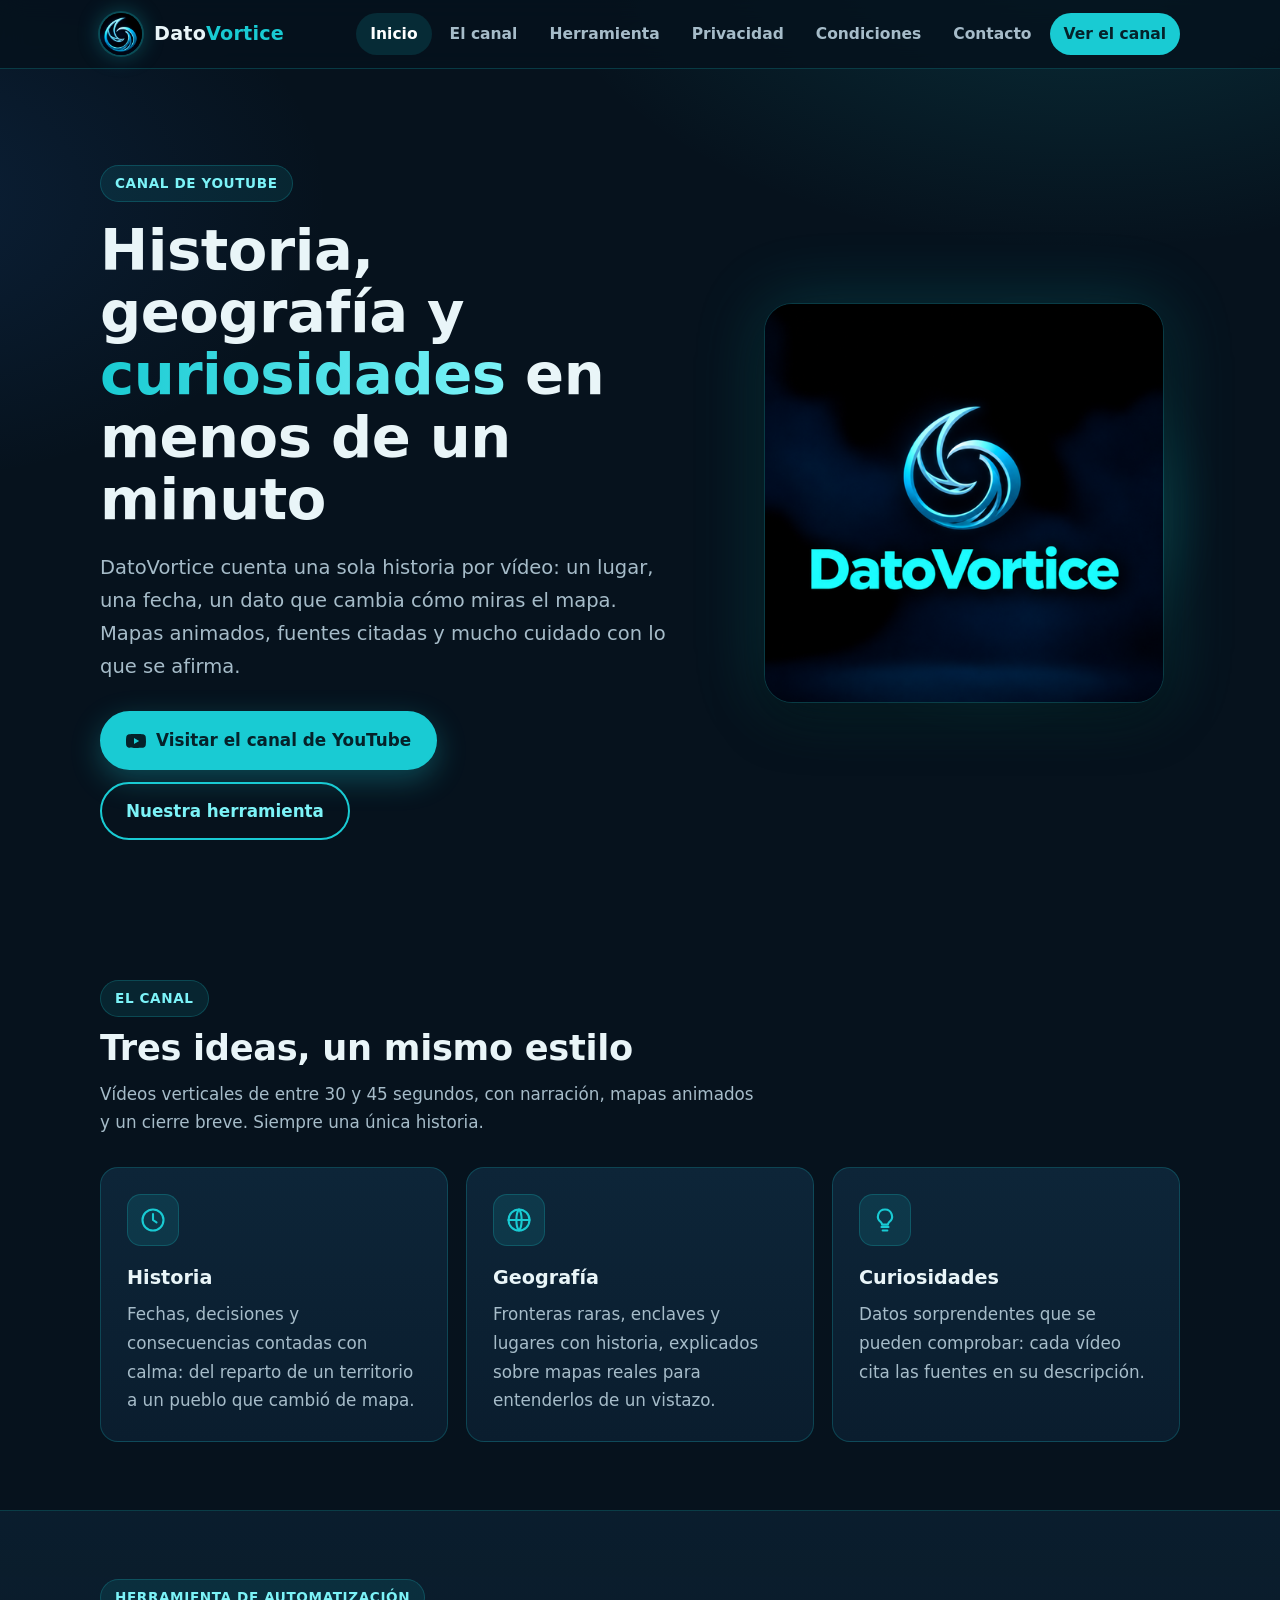
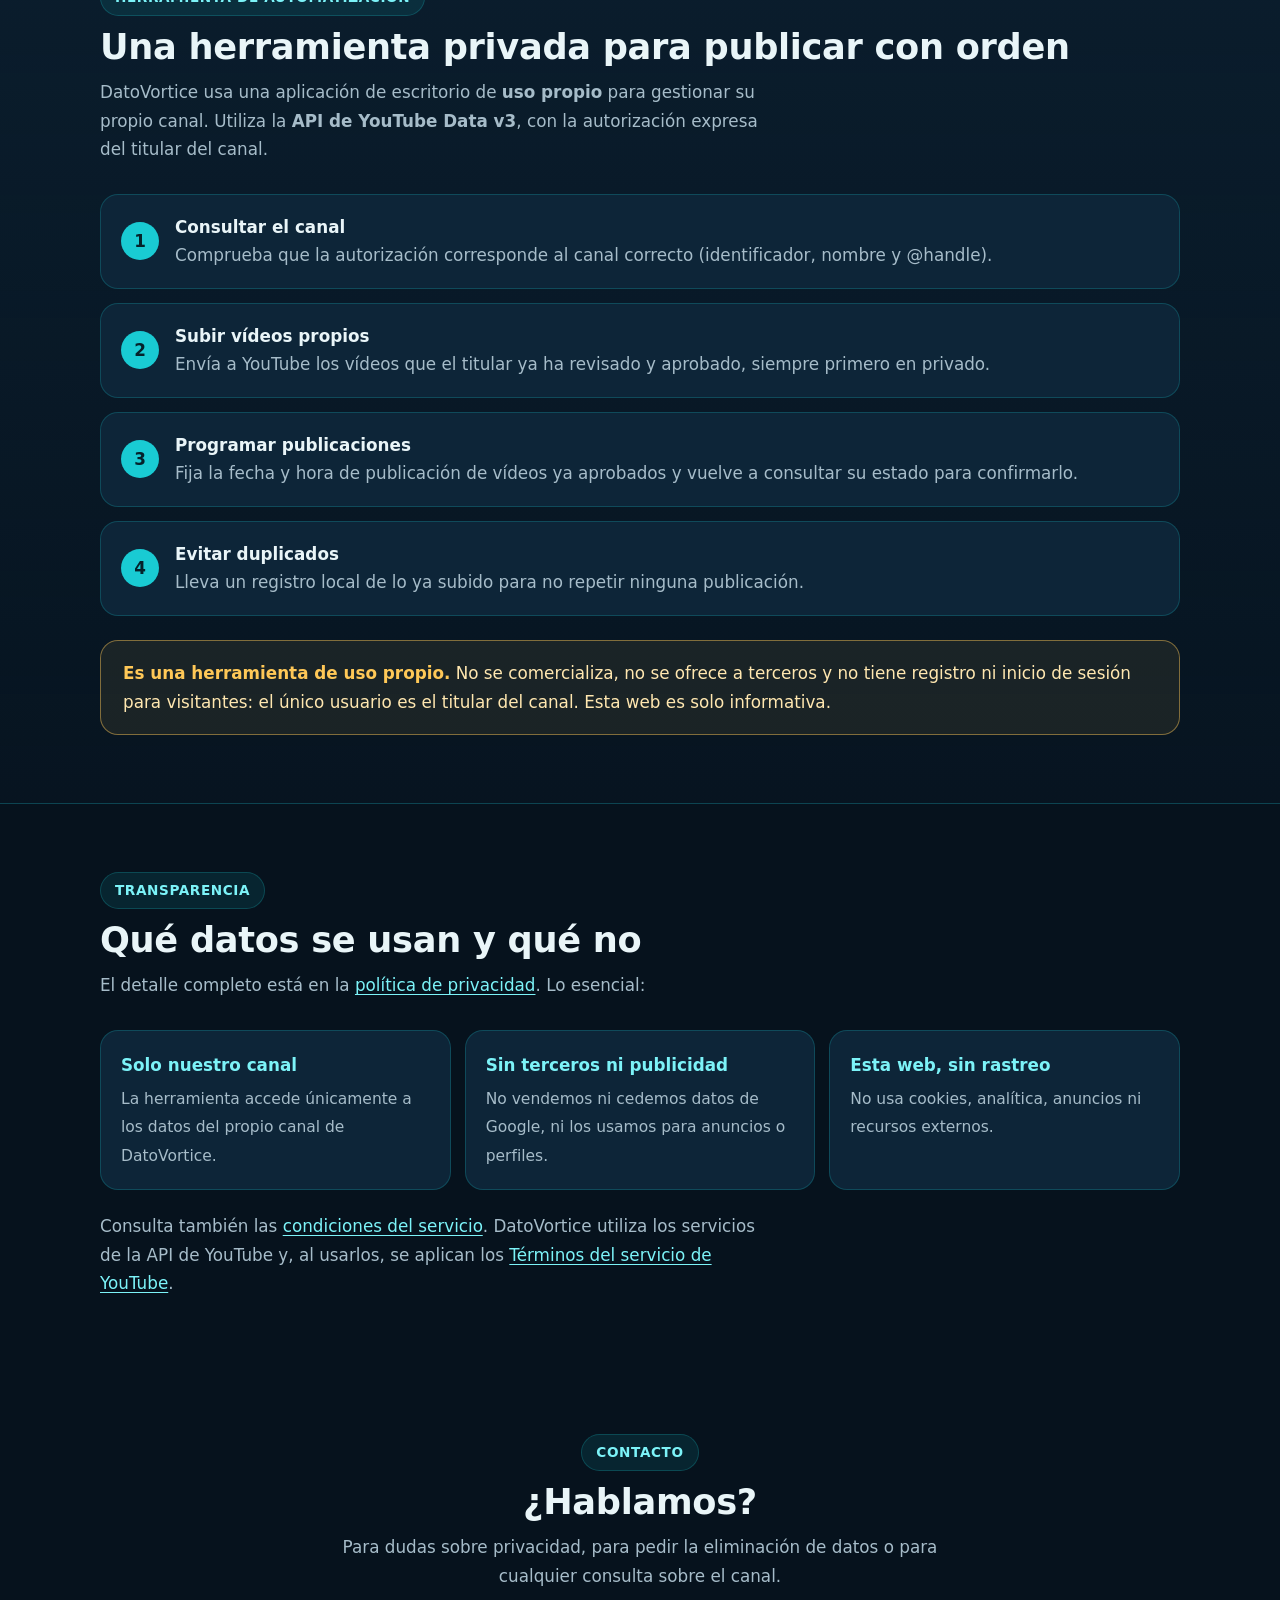
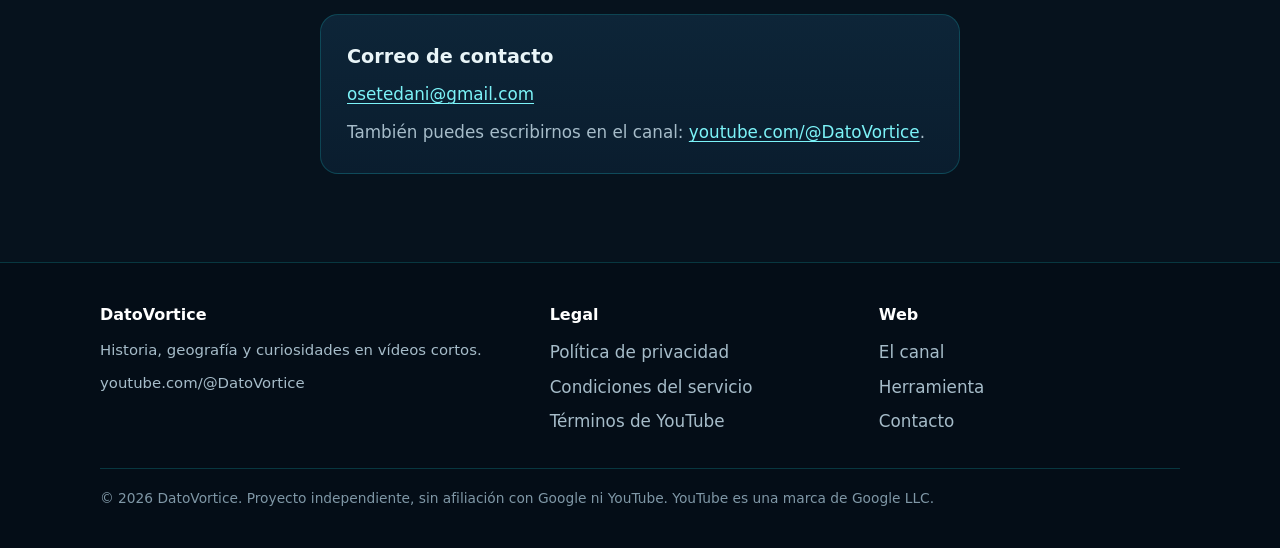
<file: index.html>
<!doctype html>
<html lang="es">
<head>
  <meta charset="utf-8">
  <meta name="viewport" content="width=device-width, initial-scale=1">
  <title>DatoVortice · Historia, geografía y curiosidades</title>
  <meta name="description" content="DatoVortice es un canal de YouTube de historia, geografía y curiosidades en formato corto. Esta web presenta el canal y su herramienta privada de automatización, que usa la API de YouTube Data v3.">
  <meta name="theme-color" content="#06121d">
  <link rel="icon" href="favicon.ico" sizes="64x64">
  <link rel="stylesheet" href="styles.css">
</head>
<body>
  <a class="salto" href="#contenido">Saltar al contenido</a>

  <header class="cabecera">
    <div class="contenedor barra">
      <a class="marca" href="index.html" aria-label="DatoVortice, inicio">
        <img src="assets/emblema.png" width="42" height="42" alt="">
        <span>Dato<b>Vortice</b></span>
      </a>
      <input class="menu-check" type="checkbox" id="menu" aria-label="Abrir o cerrar el menú">
      <label class="menu-boton" for="menu" aria-hidden="true"><span></span></label>
      <ul class="menu">
        <li><a href="index.html" aria-current="page">Inicio</a></li>
        <li><a href="#canal">El canal</a></li>
        <li><a href="#herramienta">Herramienta</a></li>
        <li><a href="privacidad.html">Privacidad</a></li>
        <li><a href="condiciones.html">Condiciones</a></li>
        <li><a href="#contacto">Contacto</a></li>
        <li><a class="destacado" href="https://www.youtube.com/@DatoVortice" rel="noopener">Ver el canal</a></li>
      </ul>
    </div>
  </header>

  <main id="contenido">
    <section class="hero">
      <div class="contenedor hero-rejilla">
        <div>
          <span class="etiqueta aparece">Canal de YouTube</span>
          <h1 class="aparece retraso-1">Historia, geografía y <em>curiosidades</em> en menos de un minuto</h1>
          <p class="entradilla aparece retraso-2">DatoVortice cuenta una sola historia por vídeo: un lugar, una fecha, un dato que cambia cómo miras el mapa. Mapas animados, fuentes citadas y mucho cuidado con lo que se afirma.</p>
          <div class="acciones aparece retraso-3">
            <a class="btn btn-principal" href="https://www.youtube.com/@DatoVortice" rel="noopener">
              <svg viewBox="0 0 24 24" fill="currentColor" aria-hidden="true"><path d="M23.5 6.2a3 3 0 0 0-2.1-2.1C19.5 3.6 12 3.6 12 3.6s-7.5 0-9.4.5A3 3 0 0 0 .5 6.2C0 8.1 0 12 0 12s0 3.9.5 5.8a3 3 0 0 0 2.1 2.1c1.9.5 9.4.5 9.4.5s7.5 0 9.4-.5a3 3 0 0 0 2.1-2.1c.5-1.9.5-5.8.5-5.8s0-3.9-.5-5.8zM9.6 15.6V8.4l6.2 3.6-6.2 3.6z"/></svg>
              Visitar el canal de YouTube
            </a>
            <a class="btn btn-borde" href="#herramienta">Nuestra herramienta</a>
          </div>
        </div>
        <div class="hero-logo aparece retraso-2">
          <img src="assets/logo.png" width="512" height="512" alt="Logotipo de DatoVortice: un remolino turquesa sobre el nombre del canal">
        </div>
      </div>
    </section>

    <section id="canal">
      <div class="contenedor">
        <div class="seccion-titulo">
          <span class="etiqueta">El canal</span>
          <h2>Tres ideas, un mismo estilo</h2>
          <p class="subtitulo">Vídeos verticales de entre 30 y 45 segundos, con narración, mapas animados y un cierre breve. Siempre una única historia.</p>
        </div>
        <div class="rejilla">
          <article class="tarjeta">
            <div class="icono" aria-hidden="true"><svg viewBox="0 0 24 24" fill="none" stroke="currentColor" stroke-width="1.8" stroke-linecap="round" stroke-linejoin="round"><circle cx="12" cy="12" r="9"/><path d="M12 7v5l3 2"/></svg></div>
            <h3>Historia</h3>
            <p>Fechas, decisiones y consecuencias contadas con calma: del reparto de un territorio a un pueblo que cambió de mapa.</p>
          </article>
          <article class="tarjeta">
            <div class="icono" aria-hidden="true"><svg viewBox="0 0 24 24" fill="none" stroke="currentColor" stroke-width="1.8" stroke-linecap="round" stroke-linejoin="round"><circle cx="12" cy="12" r="9"/><path d="M3 12h18M12 3c3 3.2 3 14.8 0 18M12 3c-3 3.2-3 14.8 0 18"/></svg></div>
            <h3>Geografía</h3>
            <p>Fronteras raras, enclaves y lugares con historia, explicados sobre mapas reales para entenderlos de un vistazo.</p>
          </article>
          <article class="tarjeta">
            <div class="icono" aria-hidden="true"><svg viewBox="0 0 24 24" fill="none" stroke="currentColor" stroke-width="1.8" stroke-linecap="round" stroke-linejoin="round"><path d="M9 18h6M10 21h4M12 3a6 6 0 0 0-3.5 10.9c.6.5 1 1.2 1 2.1h5c0-.9.4-1.6 1-2.1A6 6 0 0 0 12 3z"/></svg></div>
            <h3>Curiosidades</h3>
            <p>Datos sorprendentes que se pueden comprobar: cada vídeo cita las fuentes en su descripción.</p>
          </article>
        </div>
      </div>
    </section>

    <section id="herramienta" class="herramienta">
      <div class="contenedor">
        <div class="seccion-titulo">
          <span class="etiqueta">Herramienta de automatización</span>
          <h2>Una herramienta privada para publicar con orden</h2>
          <p class="subtitulo">DatoVortice usa una aplicación de escritorio de <strong>uso propio</strong> para gestionar su propio canal. Utiliza la <strong>API de YouTube Data v3</strong>, con la autorización expresa del titular del canal.</p>
        </div>
        <ol class="pasos">
          <li><strong>Consultar el canal</strong><span>Comprueba que la autorización corresponde al canal correcto (identificador, nombre y @handle).</span></li>
          <li><strong>Subir vídeos propios</strong><span>Envía a YouTube los vídeos que el titular ya ha revisado y aprobado, siempre primero en privado.</span></li>
          <li><strong>Programar publicaciones</strong><span>Fija la fecha y hora de publicación de vídeos ya aprobados y vuelve a consultar su estado para confirmarlo.</span></li>
          <li><strong>Evitar duplicados</strong><span>Lleva un registro local de lo ya subido para no repetir ninguna publicación.</span></li>
        </ol>
        <div class="aviso">
          <strong>Es una herramienta de uso propio.</strong> No se comercializa, no se ofrece a terceros y no tiene registro ni inicio de sesión para visitantes: el único usuario es el titular del canal. Esta web es solo informativa.
        </div>
      </div>
    </section>

    <section id="datos">
      <div class="contenedor">
        <div class="seccion-titulo">
          <span class="etiqueta">Transparencia</span>
          <h2>Qué datos se usan y qué no</h2>
          <p class="subtitulo">El detalle completo está en la <a href="privacidad.html">política de privacidad</a>. Lo esencial:</p>
        </div>
        <div class="datos">
          <div class="dato"><b>Solo nuestro canal</b><span>La herramienta accede únicamente a los datos del propio canal de DatoVortice.</span></div>
          <div class="dato"><b>Sin terceros ni publicidad</b><span>No vendemos ni cedemos datos de Google, ni los usamos para anuncios o perfiles.</span></div>
          <div class="dato"><b>Esta web, sin rastreo</b><span>No usa cookies, analítica, anuncios ni recursos externos.</span></div>
        </div>
        <p class="subtitulo" style="margin-top:22px">Consulta también las <a href="condiciones.html">condiciones del servicio</a>. DatoVortice utiliza los servicios de la API de YouTube y, al usarlos, se aplican los <a href="https://www.youtube.com/t/terms" rel="noopener">Términos del servicio de YouTube</a>.</p>
      </div>
    </section>

    <section id="contacto" class="contacto">
      <div class="contenedor">
        <span class="etiqueta">Contacto</span>
        <h2>¿Hablamos?</h2>
        <p class="subtitulo" style="margin-inline:auto">Para dudas sobre privacidad, para pedir la eliminación de datos o para cualquier consulta sobre el canal.</p>
        <div class="tarjeta">
          <h3>Correo de contacto</h3>
          <p><a href="mailto:osetedani@gmail.com">osetedani@gmail.com</a></p>
          <p style="margin-top:10px">También puedes escribirnos en el canal: <a href="https://www.youtube.com/@DatoVortice" rel="noopener">youtube.com/@DatoVortice</a>.</p>
        </div>
      </div>
    </section>
  </main>

  <footer class="pie">
    <div class="contenedor">
      <div class="pie-rejilla">
        <div>
          <h4>DatoVortice</h4>
          <p>Historia, geografía y curiosidades en vídeos cortos.</p>
          <p><a href="https://www.youtube.com/@DatoVortice" rel="noopener">youtube.com/@DatoVortice</a></p>
        </div>
        <div>
          <h4>Legal</h4>
          <ul>
            <li><a href="privacidad.html">Política de privacidad</a></li>
            <li><a href="condiciones.html">Condiciones del servicio</a></li>
            <li><a href="https://www.youtube.com/t/terms" rel="noopener">Términos de YouTube</a></li>
          </ul>
        </div>
        <div>
          <h4>Web</h4>
          <ul>
            <li><a href="#canal">El canal</a></li>
            <li><a href="#herramienta">Herramienta</a></li>
            <li><a href="#contacto">Contacto</a></li>
          </ul>
        </div>
      </div>
      <p class="legal-pie">© 2026 DatoVortice. Proyecto independiente, sin afiliación con Google ni YouTube. YouTube es una marca de Google LLC.</p>
    </div>
  </footer>
</body>
</html>
</file>
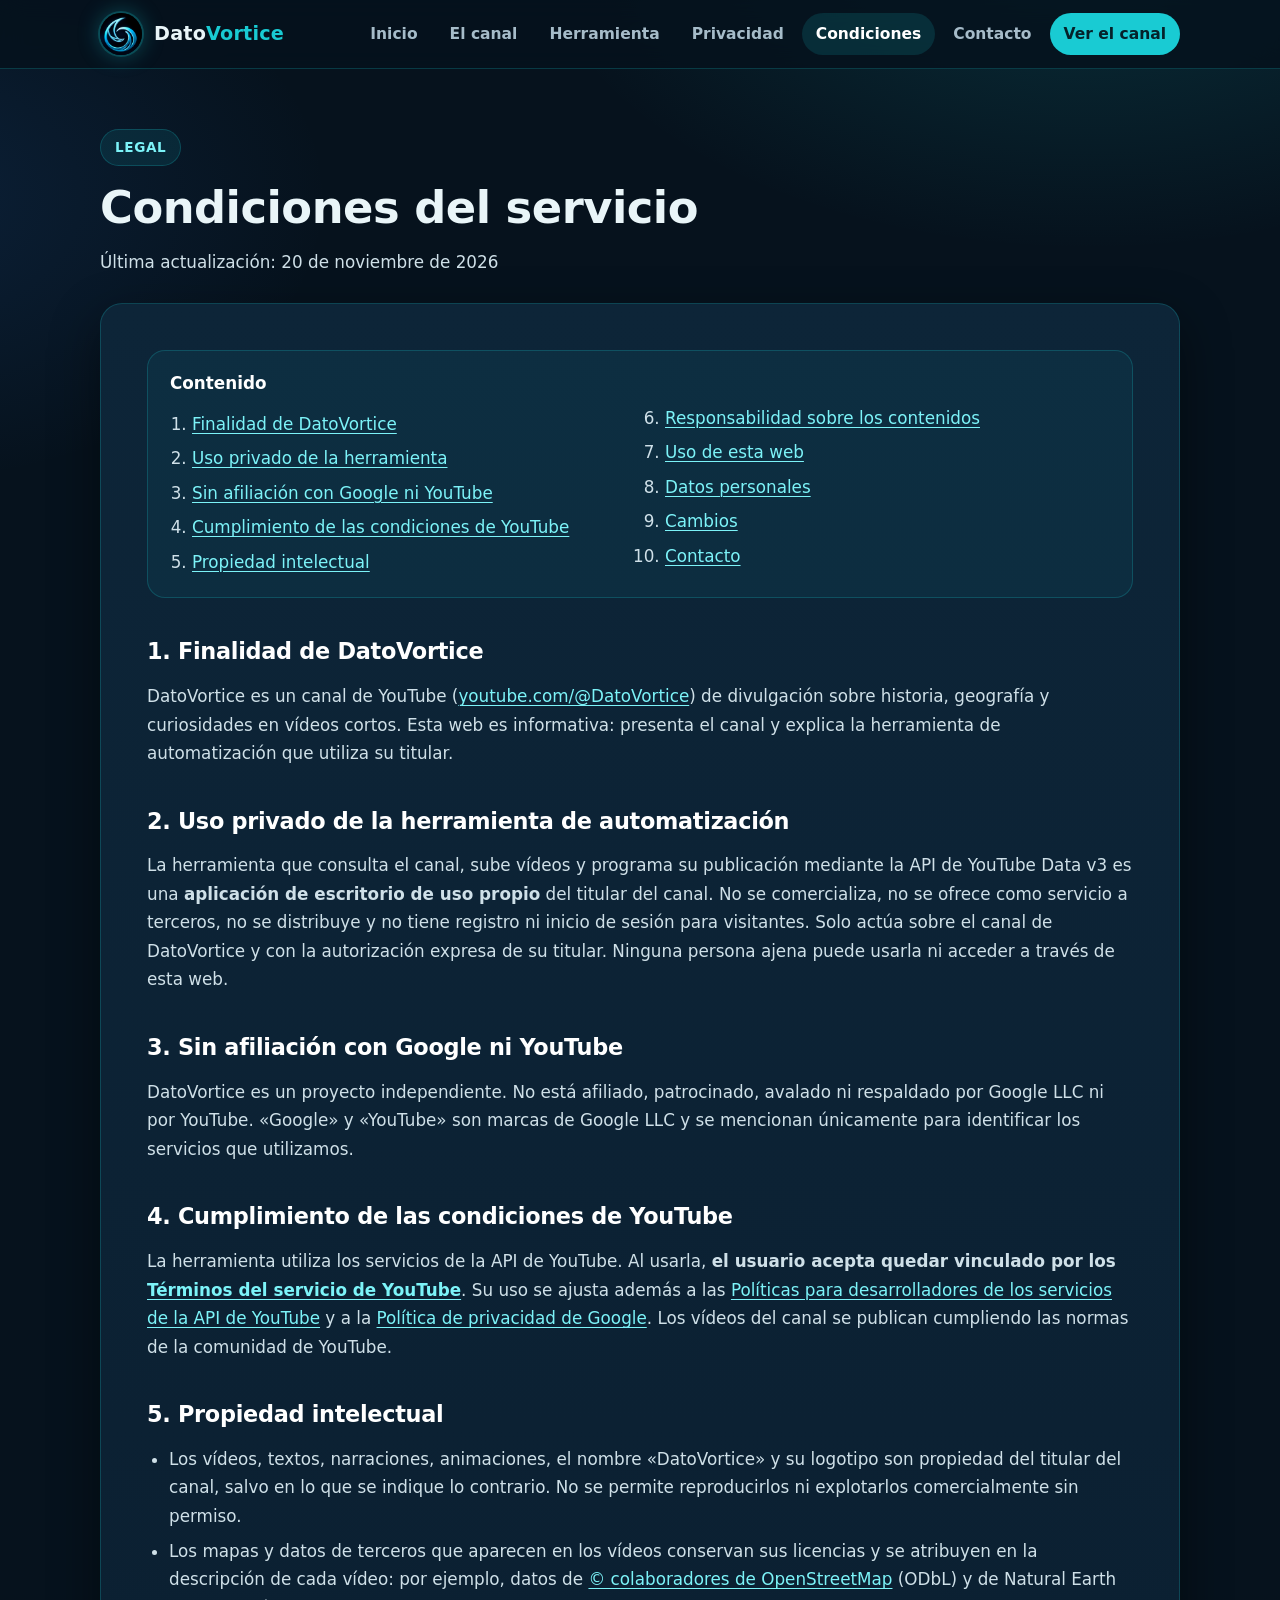
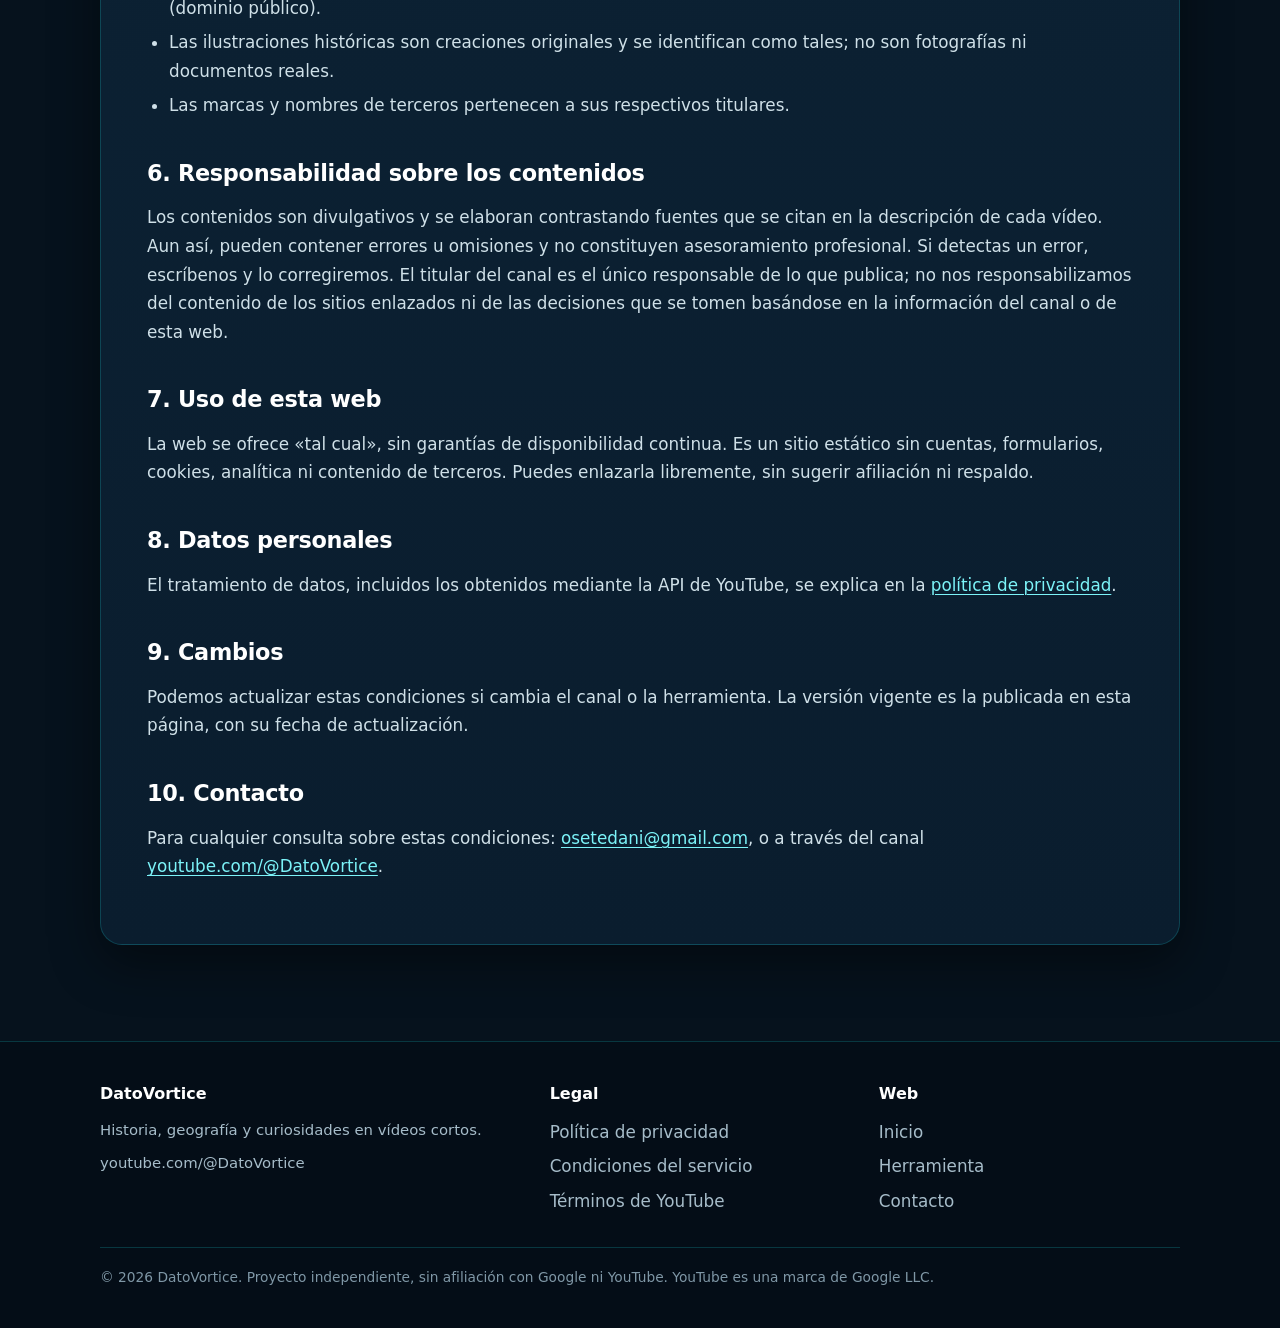
<file: condiciones.html>
<!doctype html>
<html lang="es">
<head>
  <meta charset="utf-8">
  <meta name="viewport" content="width=device-width, initial-scale=1">
  <title>Condiciones del servicio · DatoVortice</title>
  <meta name="description" content="Condiciones del servicio de DatoVortice: finalidad del canal, uso privado de la herramienta de automatización, ausencia de afiliación con Google o YouTube, propiedad intelectual, responsabilidad sobre los contenidos y cumplimiento de las condiciones de YouTube.">
  <meta name="theme-color" content="#06121d">
  <link rel="icon" href="favicon.ico" sizes="64x64">
  <link rel="stylesheet" href="styles.css">
</head>
<body>
  <a class="salto" href="#contenido">Saltar al contenido</a>

  <header class="cabecera">
    <div class="contenedor barra">
      <a class="marca" href="index.html" aria-label="DatoVortice, inicio">
        <img src="assets/emblema.png" width="42" height="42" alt="">
        <span>Dato<b>Vortice</b></span>
      </a>
      <input class="menu-check" type="checkbox" id="menu" aria-label="Abrir o cerrar el menú">
      <label class="menu-boton" for="menu" aria-hidden="true"><span></span></label>
      <ul class="menu">
        <li><a href="index.html">Inicio</a></li>
        <li><a href="index.html#canal">El canal</a></li>
        <li><a href="index.html#herramienta">Herramienta</a></li>
        <li><a href="privacidad.html">Privacidad</a></li>
        <li><a href="condiciones.html" aria-current="page">Condiciones</a></li>
        <li><a href="index.html#contacto">Contacto</a></li>
        <li><a class="destacado" href="https://www.youtube.com/@DatoVortice" rel="noopener">Ver el canal</a></li>
      </ul>
    </div>
  </header>

  <main id="contenido" class="legal">
    <div class="contenedor">
      <div class="legal-cabecera aparece">
        <span class="etiqueta">Legal</span>
        <h1 style="font-size:clamp(1.9rem,4.4vw,2.8rem)">Condiciones del servicio</h1>
        <p>Última actualización: 20 de noviembre de 2026</p>
      </div>

      <div class="legal-caja aparece retraso-1">
        <nav class="indice" aria-label="Índice">
          <p>Contenido</p>
          <ol>
            <li><a href="#finalidad">Finalidad de DatoVortice</a></li>
            <li><a href="#privado">Uso privado de la herramienta</a></li>
            <li><a href="#afiliacion">Sin afiliación con Google ni YouTube</a></li>
            <li><a href="#youtube">Cumplimiento de las condiciones de YouTube</a></li>
            <li><a href="#propiedad">Propiedad intelectual</a></li>
            <li><a href="#responsabilidad">Responsabilidad sobre los contenidos</a></li>
            <li><a href="#web">Uso de esta web</a></li>
            <li><a href="#datos">Datos personales</a></li>
            <li><a href="#cambios">Cambios</a></li>
            <li><a href="#contacto">Contacto</a></li>
          </ol>
        </nav>

        <h2 id="finalidad">1. Finalidad de DatoVortice</h2>
        <p>DatoVortice es un canal de YouTube (<a href="https://www.youtube.com/@DatoVortice" rel="noopener">youtube.com/@DatoVortice</a>) de divulgación sobre historia, geografía y curiosidades en vídeos cortos. Esta web es informativa: presenta el canal y explica la herramienta de automatización que utiliza su titular.</p>

        <h2 id="privado">2. Uso privado de la herramienta de automatización</h2>
        <p>La herramienta que consulta el canal, sube vídeos y programa su publicación mediante la API de YouTube Data v3 es una <strong>aplicación de escritorio de uso propio</strong> del titular del canal. No se comercializa, no se ofrece como servicio a terceros, no se distribuye y no tiene registro ni inicio de sesión para visitantes. Solo actúa sobre el canal de DatoVortice y con la autorización expresa de su titular. Ninguna persona ajena puede usarla ni acceder a través de esta web.</p>

        <h2 id="afiliacion">3. Sin afiliación con Google ni YouTube</h2>
        <p>DatoVortice es un proyecto independiente. No está afiliado, patrocinado, avalado ni respaldado por Google LLC ni por YouTube. «Google» y «YouTube» son marcas de Google LLC y se mencionan únicamente para identificar los servicios que utilizamos.</p>

        <h2 id="youtube">4. Cumplimiento de las condiciones de YouTube</h2>
        <p>La herramienta utiliza los servicios de la API de YouTube. Al usarla, <strong>el usuario acepta quedar vinculado por los <a href="https://www.youtube.com/t/terms" rel="noopener">Términos del servicio de YouTube</a></strong>. Su uso se ajusta además a las <a href="https://developers.google.com/youtube/terms/developer-policies" rel="noopener">Políticas para desarrolladores de los servicios de la API de YouTube</a> y a la <a href="https://policies.google.com/privacy" rel="noopener">Política de privacidad de Google</a>. Los vídeos del canal se publican cumpliendo las normas de la comunidad de YouTube.</p>

        <h2 id="propiedad">5. Propiedad intelectual</h2>
        <ul>
          <li>Los vídeos, textos, narraciones, animaciones, el nombre «DatoVortice» y su logotipo son propiedad del titular del canal, salvo en lo que se indique lo contrario. No se permite reproducirlos ni explotarlos comercialmente sin permiso.</li>
          <li>Los mapas y datos de terceros que aparecen en los vídeos conservan sus licencias y se atribuyen en la descripción de cada vídeo: por ejemplo, datos de <a href="https://www.openstreetmap.org/copyright" rel="noopener">© colaboradores de OpenStreetMap</a> (ODbL) y de Natural Earth (dominio público).</li>
          <li>Las ilustraciones históricas son creaciones originales y se identifican como tales; no son fotografías ni documentos reales.</li>
          <li>Las marcas y nombres de terceros pertenecen a sus respectivos titulares.</li>
        </ul>

        <h2 id="responsabilidad">6. Responsabilidad sobre los contenidos</h2>
        <p>Los contenidos son divulgativos y se elaboran contrastando fuentes que se citan en la descripción de cada vídeo. Aun así, pueden contener errores u omisiones y no constituyen asesoramiento profesional. Si detectas un error, escríbenos y lo corregiremos. El titular del canal es el único responsable de lo que publica; no nos responsabilizamos del contenido de los sitios enlazados ni de las decisiones que se tomen basándose en la información del canal o de esta web.</p>

        <h2 id="web">7. Uso de esta web</h2>
        <p>La web se ofrece «tal cual», sin garantías de disponibilidad continua. Es un sitio estático sin cuentas, formularios, cookies, analítica ni contenido de terceros. Puedes enlazarla libremente, sin sugerir afiliación ni respaldo.</p>

        <h2 id="datos">8. Datos personales</h2>
        <p>El tratamiento de datos, incluidos los obtenidos mediante la API de YouTube, se explica en la <a href="privacidad.html">política de privacidad</a>.</p>

        <h2 id="cambios">9. Cambios</h2>
        <p>Podemos actualizar estas condiciones si cambia el canal o la herramienta. La versión vigente es la publicada en esta página, con su fecha de actualización.</p>

        <h2 id="contacto">10. Contacto</h2>
        <p>Para cualquier consulta sobre estas condiciones: <a href="mailto:osetedani@gmail.com">osetedani@gmail.com</a>, o a través del canal <a href="https://www.youtube.com/@DatoVortice" rel="noopener">youtube.com/@DatoVortice</a>.</p>
      </div>
    </div>
  </main>

  <footer class="pie">
    <div class="contenedor">
      <div class="pie-rejilla">
        <div>
          <h4>DatoVortice</h4>
          <p>Historia, geografía y curiosidades en vídeos cortos.</p>
          <p><a href="https://www.youtube.com/@DatoVortice" rel="noopener">youtube.com/@DatoVortice</a></p>
        </div>
        <div>
          <h4>Legal</h4>
          <ul>
            <li><a href="privacidad.html">Política de privacidad</a></li>
            <li><a href="condiciones.html">Condiciones del servicio</a></li>
            <li><a href="https://www.youtube.com/t/terms" rel="noopener">Términos de YouTube</a></li>
          </ul>
        </div>
        <div>
          <h4>Web</h4>
          <ul>
            <li><a href="index.html">Inicio</a></li>
            <li><a href="index.html#herramienta">Herramienta</a></li>
            <li><a href="index.html#contacto">Contacto</a></li>
          </ul>
        </div>
      </div>
      <p class="legal-pie">© 2026 DatoVortice. Proyecto independiente, sin afiliación con Google ni YouTube. YouTube es una marca de Google LLC.</p>
    </div>
  </footer>
</body>
</html>
</file>
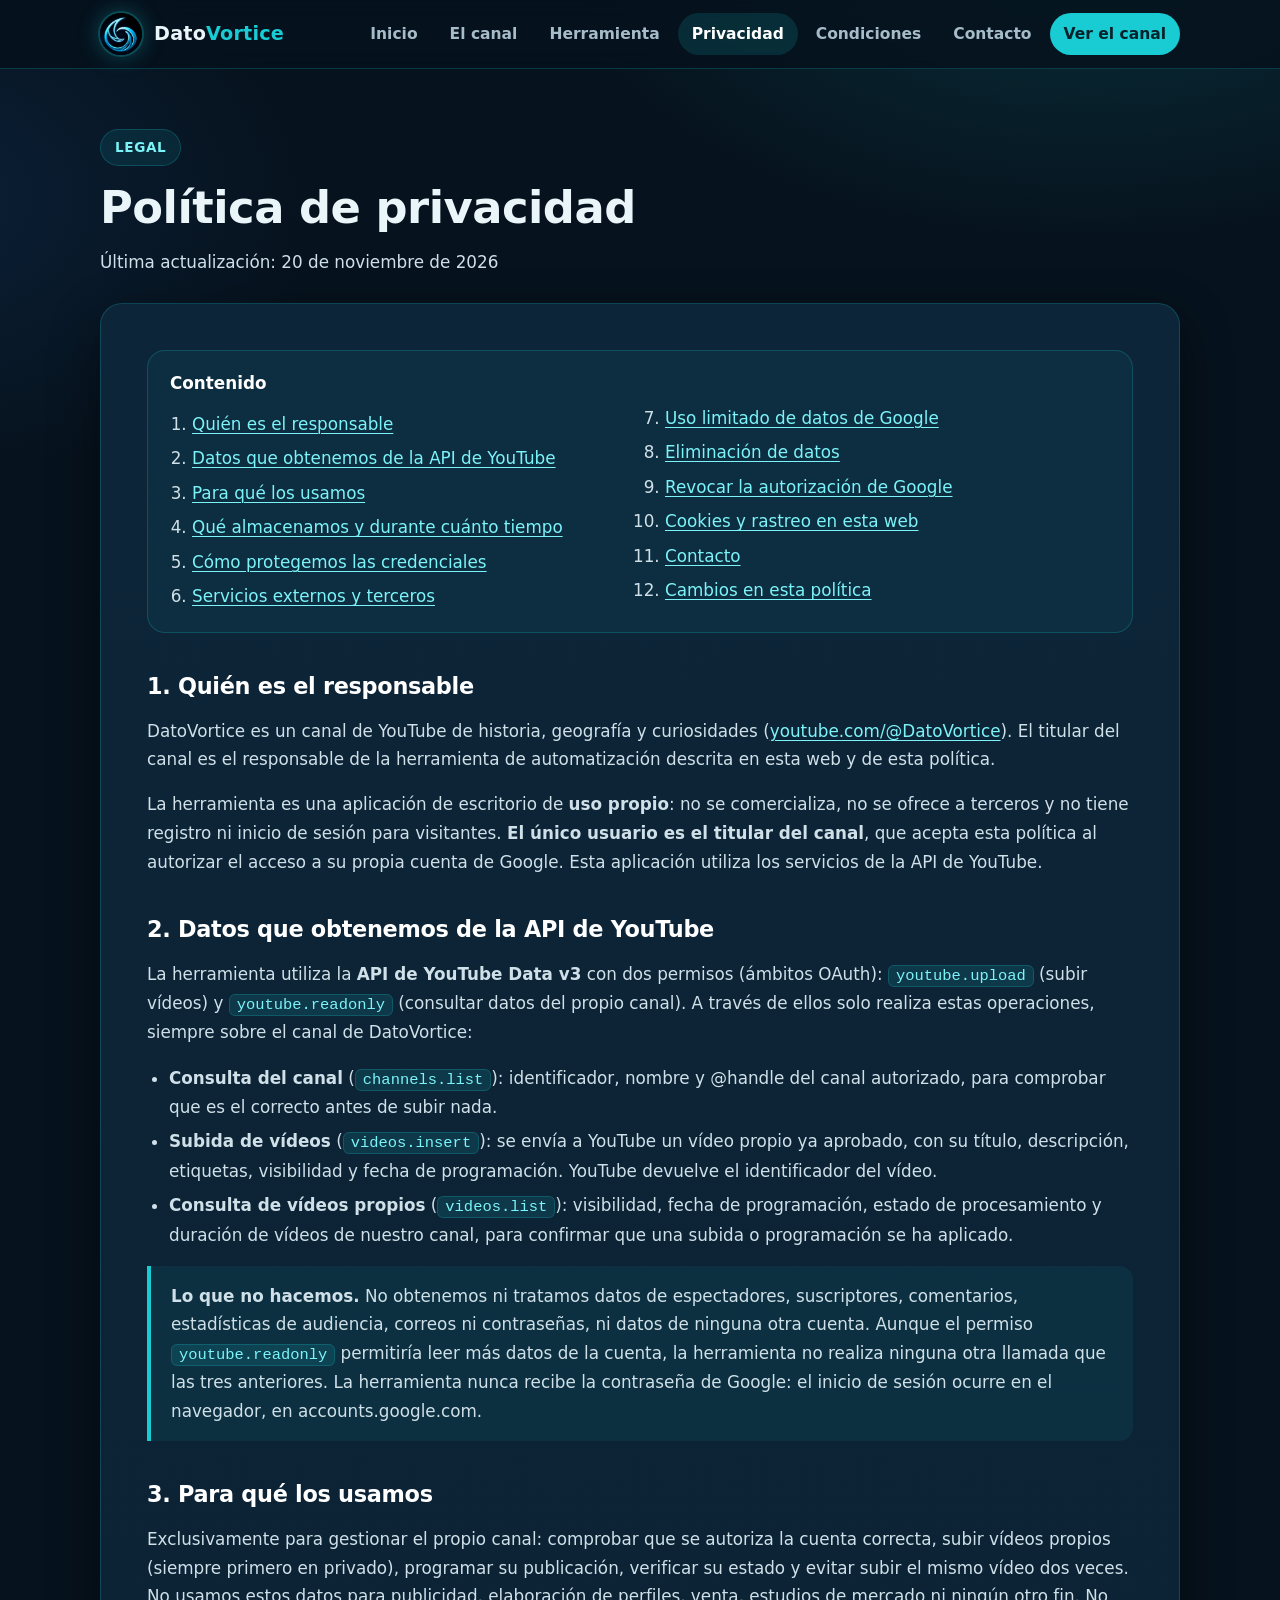
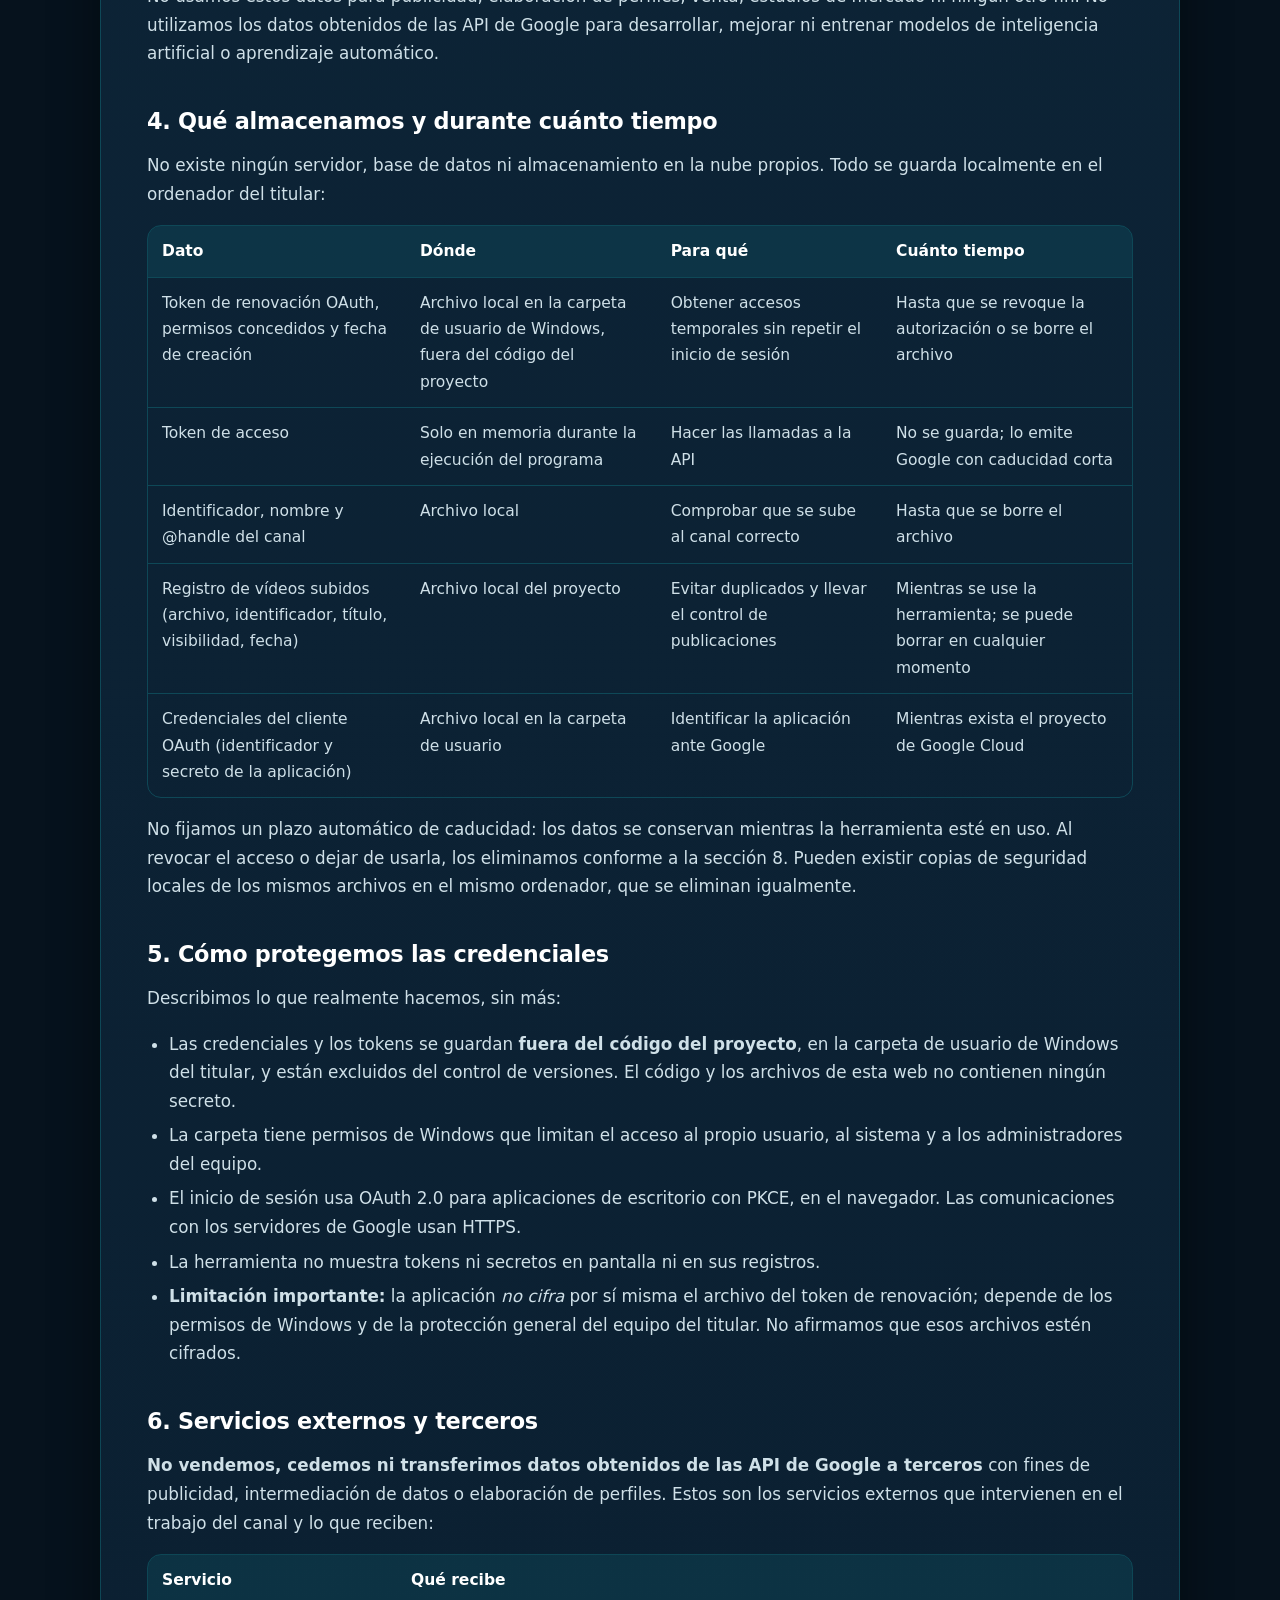
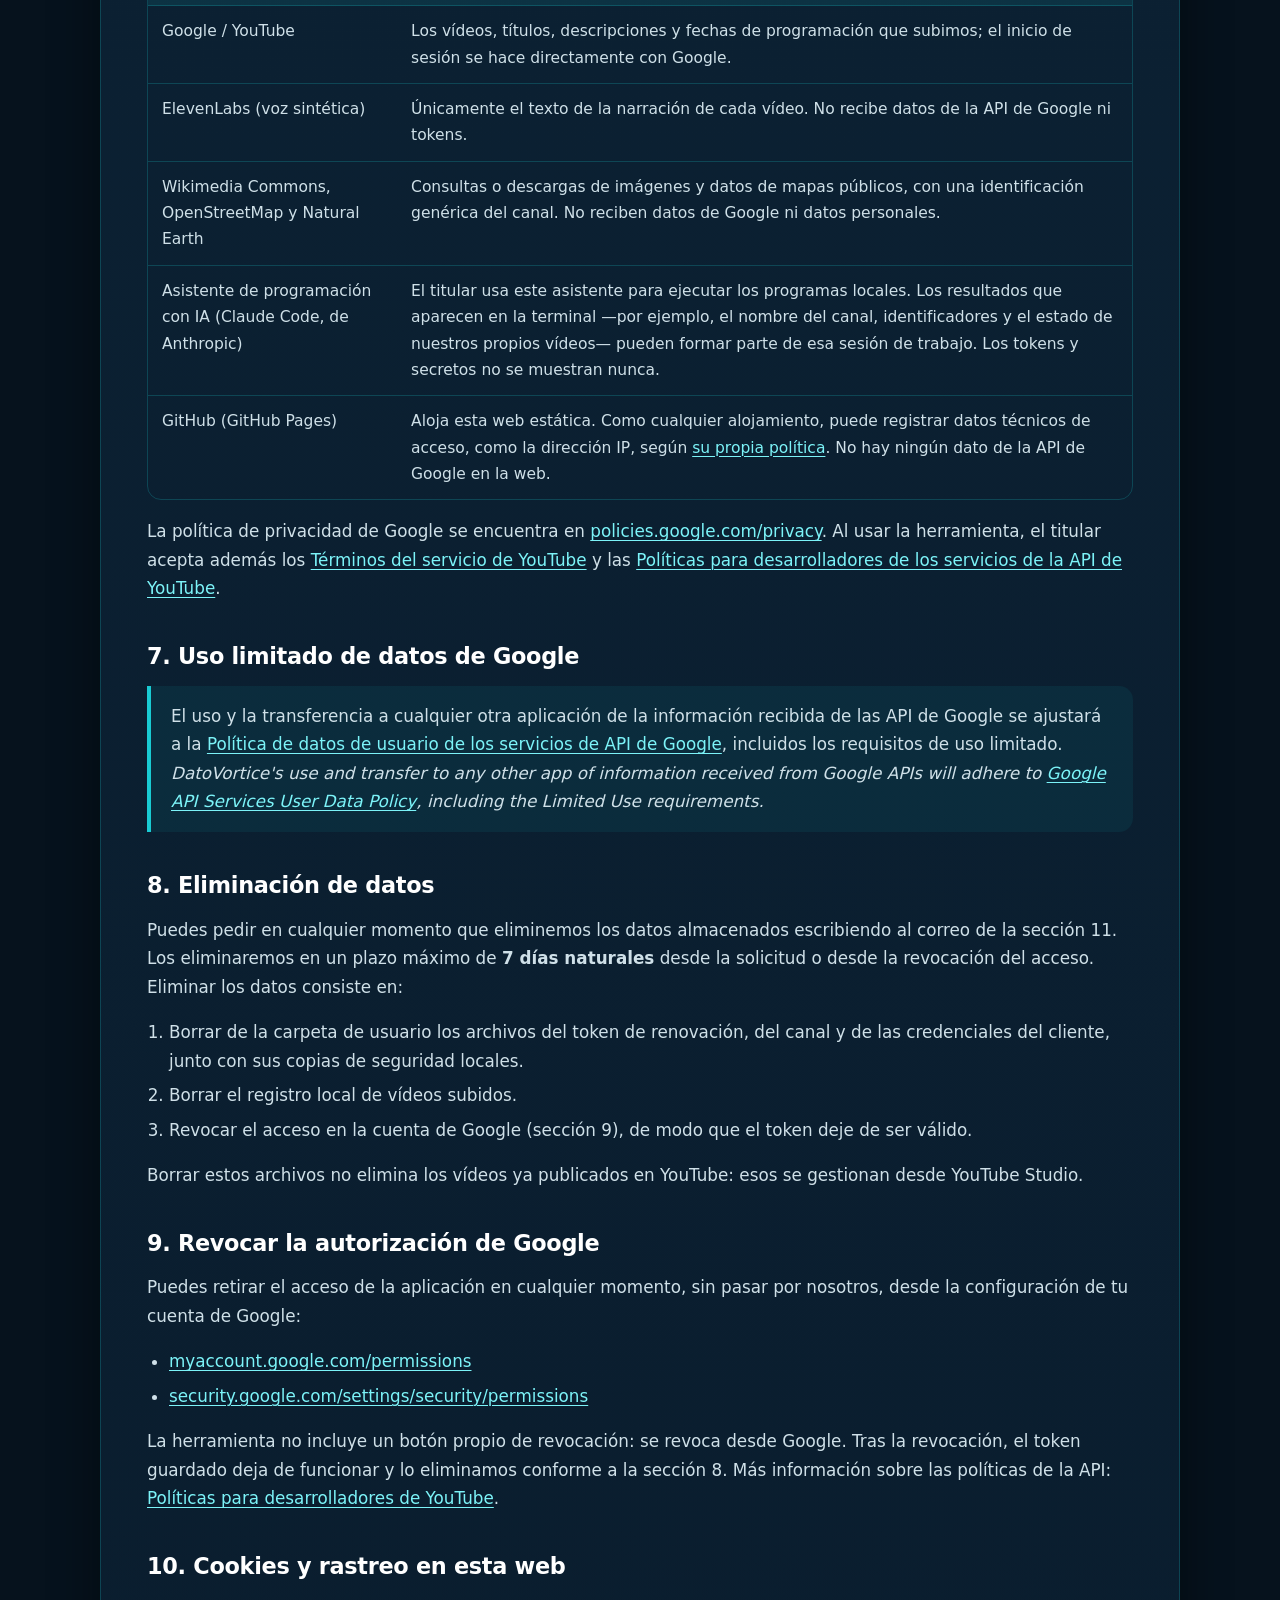
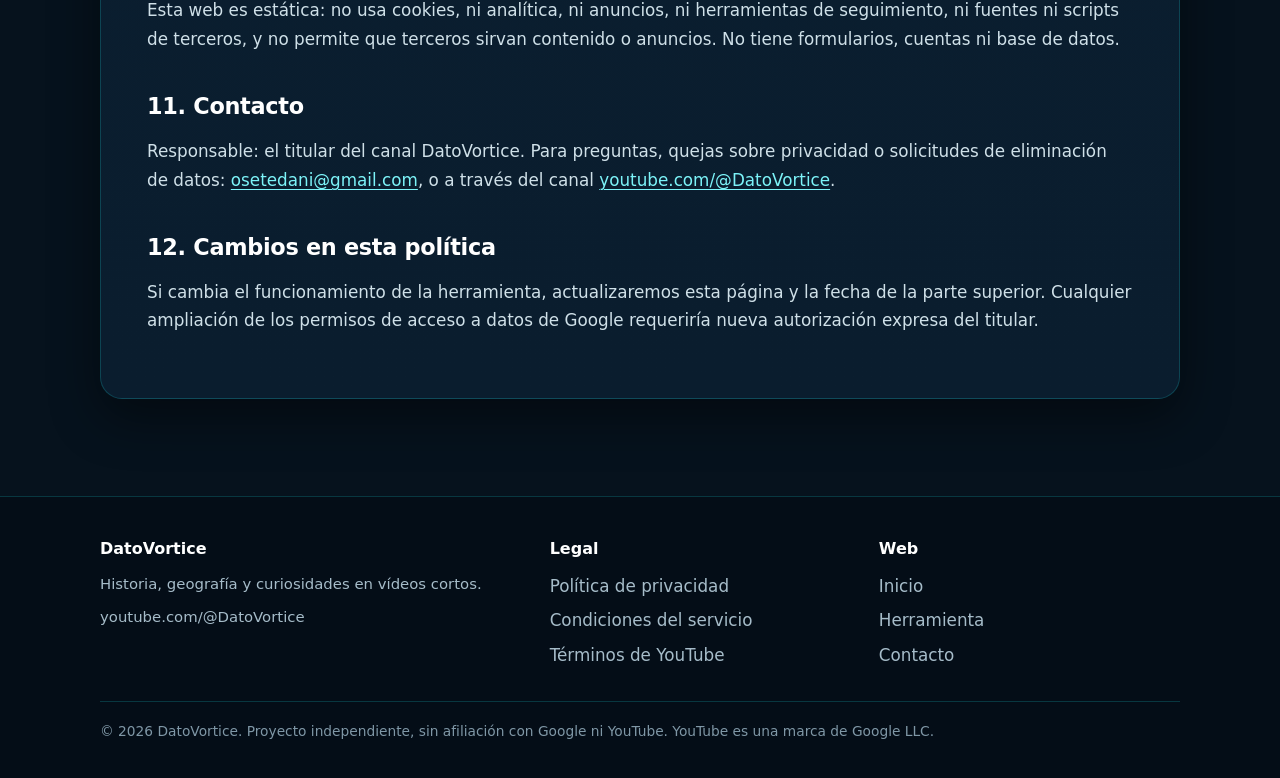
<file: privacidad.html>
<!doctype html>
<html lang="es">
<head>
  <meta charset="utf-8">
  <meta name="viewport" content="width=device-width, initial-scale=1">
  <title>Política de privacidad · DatoVortice</title>
  <meta name="description" content="Política de privacidad de DatoVortice: qué datos obtiene la herramienta privada de automatización mediante la API de YouTube Data v3, para qué se usan, cuánto tiempo se conservan, cómo se protegen y cómo eliminarlos o revocar el acceso.">
  <meta name="theme-color" content="#06121d">
  <link rel="icon" href="favicon.ico" sizes="64x64">
  <link rel="stylesheet" href="styles.css">
</head>
<body>
  <a class="salto" href="#contenido">Saltar al contenido</a>

  <header class="cabecera">
    <div class="contenedor barra">
      <a class="marca" href="index.html" aria-label="DatoVortice, inicio">
        <img src="assets/emblema.png" width="42" height="42" alt="">
        <span>Dato<b>Vortice</b></span>
      </a>
      <input class="menu-check" type="checkbox" id="menu" aria-label="Abrir o cerrar el menú">
      <label class="menu-boton" for="menu" aria-hidden="true"><span></span></label>
      <ul class="menu">
        <li><a href="index.html">Inicio</a></li>
        <li><a href="index.html#canal">El canal</a></li>
        <li><a href="index.html#herramienta">Herramienta</a></li>
        <li><a href="privacidad.html" aria-current="page">Privacidad</a></li>
        <li><a href="condiciones.html">Condiciones</a></li>
        <li><a href="index.html#contacto">Contacto</a></li>
        <li><a class="destacado" href="https://www.youtube.com/@DatoVortice" rel="noopener">Ver el canal</a></li>
      </ul>
    </div>
  </header>

  <main id="contenido" class="legal">
    <div class="contenedor">
      <div class="legal-cabecera aparece">
        <span class="etiqueta">Legal</span>
        <h1 style="font-size:clamp(1.9rem,4.4vw,2.8rem)">Política de privacidad</h1>
        <p>Última actualización: 20 de noviembre de 2026</p>
      </div>

      <div class="legal-caja aparece retraso-1">
        <nav class="indice" aria-label="Índice">
          <p>Contenido</p>
          <ol>
            <li><a href="#quien">Quién es el responsable</a></li>
            <li><a href="#datos">Datos que obtenemos de la API de YouTube</a></li>
            <li><a href="#uso">Para qué los usamos</a></li>
            <li><a href="#almacenamiento">Qué almacenamos y durante cuánto tiempo</a></li>
            <li><a href="#seguridad">Cómo protegemos las credenciales</a></li>
            <li><a href="#terceros">Servicios externos y terceros</a></li>
            <li><a href="#limitado">Uso limitado de datos de Google</a></li>
            <li><a href="#eliminar">Eliminación de datos</a></li>
            <li><a href="#revocar">Revocar la autorización de Google</a></li>
            <li><a href="#cookies">Cookies y rastreo en esta web</a></li>
            <li><a href="#contacto">Contacto</a></li>
            <li><a href="#cambios">Cambios en esta política</a></li>
          </ol>
        </nav>

        <h2 id="quien">1. Quién es el responsable</h2>
        <p>DatoVortice es un canal de YouTube de historia, geografía y curiosidades (<a href="https://www.youtube.com/@DatoVortice" rel="noopener">youtube.com/@DatoVortice</a>). El titular del canal es el responsable de la herramienta de automatización descrita en esta web y de esta política.</p>
        <p>La herramienta es una aplicación de escritorio de <strong>uso propio</strong>: no se comercializa, no se ofrece a terceros y no tiene registro ni inicio de sesión para visitantes. <strong>El único usuario es el titular del canal</strong>, que acepta esta política al autorizar el acceso a su propia cuenta de Google. Esta aplicación utiliza los servicios de la API de YouTube.</p>

        <h2 id="datos">2. Datos que obtenemos de la API de YouTube</h2>
        <p>La herramienta utiliza la <strong>API de YouTube Data v3</strong> con dos permisos (ámbitos OAuth): <code>youtube.upload</code> (subir vídeos) y <code>youtube.readonly</code> (consultar datos del propio canal). A través de ellos solo realiza estas operaciones, siempre sobre el canal de DatoVortice:</p>
        <ul>
          <li><strong>Consulta del canal</strong> (<code>channels.list</code>): identificador, nombre y @handle del canal autorizado, para comprobar que es el correcto antes de subir nada.</li>
          <li><strong>Subida de vídeos</strong> (<code>videos.insert</code>): se envía a YouTube un vídeo propio ya aprobado, con su título, descripción, etiquetas, visibilidad y fecha de programación. YouTube devuelve el identificador del vídeo.</li>
          <li><strong>Consulta de vídeos propios</strong> (<code>videos.list</code>): visibilidad, fecha de programación, estado de procesamiento y duración de vídeos de nuestro canal, para confirmar que una subida o programación se ha aplicado.</li>
        </ul>
        <div class="nota"><p><strong>Lo que no hacemos.</strong> No obtenemos ni tratamos datos de espectadores, suscriptores, comentarios, estadísticas de audiencia, correos ni contraseñas, ni datos de ninguna otra cuenta. Aunque el permiso <code>youtube.readonly</code> permitiría leer más datos de la cuenta, la herramienta no realiza ninguna otra llamada que las tres anteriores. La herramienta nunca recibe la contraseña de Google: el inicio de sesión ocurre en el navegador, en accounts.google.com.</p></div>

        <h2 id="uso">3. Para qué los usamos</h2>
        <p>Exclusivamente para gestionar el propio canal: comprobar que se autoriza la cuenta correcta, subir vídeos propios (siempre primero en privado), programar su publicación, verificar su estado y evitar subir el mismo vídeo dos veces. No usamos estos datos para publicidad, elaboración de perfiles, venta, estudios de mercado ni ningún otro fin. No utilizamos los datos obtenidos de las API de Google para desarrollar, mejorar ni entrenar modelos de inteligencia artificial o aprendizaje automático.</p>

        <h2 id="almacenamiento">4. Qué almacenamos y durante cuánto tiempo</h2>
        <p>No existe ningún servidor, base de datos ni almacenamiento en la nube propios. Todo se guarda localmente en el ordenador del titular:</p>
        <div class="tabla-envoltura">
          <table>
            <thead><tr><th>Dato</th><th>Dónde</th><th>Para qué</th><th>Cuánto tiempo</th></tr></thead>
            <tbody>
              <tr><td>Token de renovación OAuth, permisos concedidos y fecha de creación</td><td>Archivo local en la carpeta de usuario de Windows, fuera del código del proyecto</td><td>Obtener accesos temporales sin repetir el inicio de sesión</td><td>Hasta que se revoque la autorización o se borre el archivo</td></tr>
              <tr><td>Token de acceso</td><td>Solo en memoria durante la ejecución del programa</td><td>Hacer las llamadas a la API</td><td>No se guarda; lo emite Google con caducidad corta</td></tr>
              <tr><td>Identificador, nombre y @handle del canal</td><td>Archivo local</td><td>Comprobar que se sube al canal correcto</td><td>Hasta que se borre el archivo</td></tr>
              <tr><td>Registro de vídeos subidos (archivo, identificador, título, visibilidad, fecha)</td><td>Archivo local del proyecto</td><td>Evitar duplicados y llevar el control de publicaciones</td><td>Mientras se use la herramienta; se puede borrar en cualquier momento</td></tr>
              <tr><td>Credenciales del cliente OAuth (identificador y secreto de la aplicación)</td><td>Archivo local en la carpeta de usuario</td><td>Identificar la aplicación ante Google</td><td>Mientras exista el proyecto de Google Cloud</td></tr>
            </tbody>
          </table>
        </div>
        <p>No fijamos un plazo automático de caducidad: los datos se conservan mientras la herramienta esté en uso. Al revocar el acceso o dejar de usarla, los eliminamos conforme a la sección 8. Pueden existir copias de seguridad locales de los mismos archivos en el mismo ordenador, que se eliminan igualmente.</p>

        <h2 id="seguridad">5. Cómo protegemos las credenciales</h2>
        <p>Describimos lo que realmente hacemos, sin más:</p>
        <ul>
          <li>Las credenciales y los tokens se guardan <strong>fuera del código del proyecto</strong>, en la carpeta de usuario de Windows del titular, y están excluidos del control de versiones. El código y los archivos de esta web no contienen ningún secreto.</li>
          <li>La carpeta tiene permisos de Windows que limitan el acceso al propio usuario, al sistema y a los administradores del equipo.</li>
          <li>El inicio de sesión usa OAuth 2.0 para aplicaciones de escritorio con PKCE, en el navegador. Las comunicaciones con los servidores de Google usan HTTPS.</li>
          <li>La herramienta no muestra tokens ni secretos en pantalla ni en sus registros.</li>
          <li><strong>Limitación importante:</strong> la aplicación <em>no cifra</em> por sí misma el archivo del token de renovación; depende de los permisos de Windows y de la protección general del equipo del titular. No afirmamos que esos archivos estén cifrados.</li>
        </ul>

        <h2 id="terceros">6. Servicios externos y terceros</h2>
        <p><strong>No vendemos, cedemos ni transferimos datos obtenidos de las API de Google a terceros</strong> con fines de publicidad, intermediación de datos o elaboración de perfiles. Estos son los servicios externos que intervienen en el trabajo del canal y lo que reciben:</p>
        <div class="tabla-envoltura">
          <table>
            <thead><tr><th>Servicio</th><th>Qué recibe</th></tr></thead>
            <tbody>
              <tr><td>Google / YouTube</td><td>Los vídeos, títulos, descripciones y fechas de programación que subimos; el inicio de sesión se hace directamente con Google.</td></tr>
              <tr><td>ElevenLabs (voz sintética)</td><td>Únicamente el texto de la narración de cada vídeo. No recibe datos de la API de Google ni tokens.</td></tr>
              <tr><td>Wikimedia Commons, OpenStreetMap y Natural Earth</td><td>Consultas o descargas de imágenes y datos de mapas públicos, con una identificación genérica del canal. No reciben datos de Google ni datos personales.</td></tr>
              <tr><td>Asistente de programación con IA (Claude Code, de Anthropic)</td><td>El titular usa este asistente para ejecutar los programas locales. Los resultados que aparecen en la terminal —por ejemplo, el nombre del canal, identificadores y el estado de nuestros propios vídeos— pueden formar parte de esa sesión de trabajo. Los tokens y secretos no se muestran nunca.</td></tr>
              <tr><td>GitHub (GitHub Pages)</td><td>Aloja esta web estática. Como cualquier alojamiento, puede registrar datos técnicos de acceso, como la dirección IP, según <a href="https://docs.github.com/site-policy/privacy-policies/github-general-privacy-statement" rel="noopener">su propia política</a>. No hay ningún dato de la API de Google en la web.</td></tr>
            </tbody>
          </table>
        </div>
        <p>La política de privacidad de Google se encuentra en <a href="https://policies.google.com/privacy" rel="noopener">policies.google.com/privacy</a>. Al usar la herramienta, el titular acepta además los <a href="https://www.youtube.com/t/terms" rel="noopener">Términos del servicio de YouTube</a> y las <a href="https://developers.google.com/youtube/terms/developer-policies" rel="noopener">Políticas para desarrolladores de los servicios de la API de YouTube</a>.</p>

        <h2 id="limitado">7. Uso limitado de datos de Google</h2>
        <div class="nota"><p>El uso y la transferencia a cualquier otra aplicación de la información recibida de las API de Google se ajustará a la <a href="https://developers.google.com/terms/api-services-user-data-policy" rel="noopener">Política de datos de usuario de los servicios de API de Google</a>, incluidos los requisitos de uso limitado.<br><em>DatoVortice's use and transfer to any other app of information received from Google APIs will adhere to <a href="https://developers.google.com/terms/api-services-user-data-policy" rel="noopener">Google API Services User Data Policy</a>, including the Limited Use requirements.</em></p></div>

        <h2 id="eliminar">8. Eliminación de datos</h2>
        <p>Puedes pedir en cualquier momento que eliminemos los datos almacenados escribiendo al correo de la sección 11. Los eliminaremos en un plazo máximo de <strong>7 días naturales</strong> desde la solicitud o desde la revocación del acceso. Eliminar los datos consiste en:</p>
        <ol>
          <li>Borrar de la carpeta de usuario los archivos del token de renovación, del canal y de las credenciales del cliente, junto con sus copias de seguridad locales.</li>
          <li>Borrar el registro local de vídeos subidos.</li>
          <li>Revocar el acceso en la cuenta de Google (sección 9), de modo que el token deje de ser válido.</li>
        </ol>
        <p>Borrar estos archivos no elimina los vídeos ya publicados en YouTube: esos se gestionan desde YouTube Studio.</p>

        <h2 id="revocar">9. Revocar la autorización de Google</h2>
        <p>Puedes retirar el acceso de la aplicación en cualquier momento, sin pasar por nosotros, desde la configuración de tu cuenta de Google:</p>
        <ul>
          <li><a href="https://myaccount.google.com/permissions" rel="noopener">myaccount.google.com/permissions</a></li>
          <li><a href="https://security.google.com/settings/security/permissions" rel="noopener">security.google.com/settings/security/permissions</a></li>
        </ul>
        <p>La herramienta no incluye un botón propio de revocación: se revoca desde Google. Tras la revocación, el token guardado deja de funcionar y lo eliminamos conforme a la sección 8. Más información sobre las políticas de la API: <a href="https://developers.google.com/youtube/terms/developer-policies" rel="noopener">Políticas para desarrolladores de YouTube</a>.</p>

        <h2 id="cookies">10. Cookies y rastreo en esta web</h2>
        <p>Esta web es estática: no usa cookies, ni analítica, ni anuncios, ni herramientas de seguimiento, ni fuentes ni scripts de terceros, y no permite que terceros sirvan contenido o anuncios. No tiene formularios, cuentas ni base de datos.</p>

        <h2 id="contacto">11. Contacto</h2>
        <p>Responsable: el titular del canal DatoVortice. Para preguntas, quejas sobre privacidad o solicitudes de eliminación de datos: <a href="mailto:osetedani@gmail.com">osetedani@gmail.com</a>, o a través del canal <a href="https://www.youtube.com/@DatoVortice" rel="noopener">youtube.com/@DatoVortice</a>.</p>

        <h2 id="cambios">12. Cambios en esta política</h2>
        <p>Si cambia el funcionamiento de la herramienta, actualizaremos esta página y la fecha de la parte superior. Cualquier ampliación de los permisos de acceso a datos de Google requeriría nueva autorización expresa del titular.</p>
      </div>
    </div>
  </main>

  <footer class="pie">
    <div class="contenedor">
      <div class="pie-rejilla">
        <div>
          <h4>DatoVortice</h4>
          <p>Historia, geografía y curiosidades en vídeos cortos.</p>
          <p><a href="https://www.youtube.com/@DatoVortice" rel="noopener">youtube.com/@DatoVortice</a></p>
        </div>
        <div>
          <h4>Legal</h4>
          <ul>
            <li><a href="privacidad.html">Política de privacidad</a></li>
            <li><a href="condiciones.html">Condiciones del servicio</a></li>
            <li><a href="https://www.youtube.com/t/terms" rel="noopener">Términos de YouTube</a></li>
          </ul>
        </div>
        <div>
          <h4>Web</h4>
          <ul>
            <li><a href="index.html">Inicio</a></li>
            <li><a href="index.html#herramienta">Herramienta</a></li>
            <li><a href="index.html#contacto">Contacto</a></li>
          </ul>
        </div>
      </div>
      <p class="legal-pie">© 2026 DatoVortice. Proyecto independiente, sin afiliación con Google ni YouTube. YouTube es una marca de Google LLC.</p>
    </div>
  </footer>
</body>
</html>
</file>
<file: styles.css>
/* DatoVortice — sitio informativo. Sin JavaScript, sin fuentes ni recursos externos, sin cookies. */
:root {
  --fondo: #06121d;
  --fondo-2: #0a1d2e;
  --panel: #0d2538;
  --panel-2: #123149;
  --linea: rgba(25, 203, 211, 0.22);
  --turq: #19cbd3;
  --turq-2: #7cf3f8;
  --oro: #ffc857;
  --texto: #e9f5f8;
  --suave: #a6bcc9;
  --radio: 18px;
  --ancho: 1080px;
  --sombra: 0 18px 50px rgba(0, 0, 0, 0.45);
  --fuente: "Segoe UI", system-ui, -apple-system, "Helvetica Neue", Arial, sans-serif;
}

*,
*::before,
*::after { box-sizing: border-box; }
html { scroll-behavior: smooth; scroll-padding-top: 84px; -webkit-text-size-adjust: 100%; }
body {
  margin: 0;
  font-family: var(--fuente);
  font-size: 1.05rem;
  line-height: 1.7;
  color: var(--texto);
  background:
    radial-gradient(900px 520px at 85% -8%, rgba(25, 203, 211, 0.16), transparent 62%),
    radial-gradient(760px 480px at -10% 22%, rgba(40, 110, 200, 0.16), transparent 60%),
    var(--fondo);
  background-attachment: fixed;
  min-height: 100vh;
}
img { max-width: 100%; height: auto; display: block; }
a { color: var(--turq-2); text-underline-offset: 3px; text-decoration-thickness: 1px; }
a:hover { color: #fff; }
a:focus-visible, .btn:focus-visible, .menu-boton:focus-visible { outline: 3px solid var(--oro); outline-offset: 3px; border-radius: 8px; }
.salto { position: absolute; left: -999px; top: 8px; background: var(--oro); color: #111; padding: 8px 14px; border-radius: 8px; z-index: 100; }
.salto:focus { left: 8px; }

.contenedor { width: min(var(--ancho), 100% - 40px); margin-inline: auto; }

/* ---------- Cabecera y menú ---------- */
.cabecera {
  position: sticky; top: 0; z-index: 50;
  background: rgba(6, 18, 29, 0.82);
  backdrop-filter: blur(12px);
  -webkit-backdrop-filter: blur(12px);
  border-bottom: 1px solid var(--linea);
}
.barra { display: flex; align-items: center; justify-content: space-between; min-height: 68px; gap: 16px; }
.marca { display: flex; align-items: center; gap: 12px; color: var(--texto); text-decoration: none; font-weight: 800; font-size: 1.2rem; letter-spacing: 0.2px; }
.marca img { width: 42px; height: 42px; border-radius: 50%; box-shadow: 0 0 0 2px var(--linea), 0 0 22px rgba(25, 203, 211, 0.35); }
.marca span b { color: var(--turq); font-weight: 800; }
.menu-check { position: absolute; opacity: 0; pointer-events: none; }
.menu-boton { display: none; cursor: pointer; padding: 10px; border-radius: 10px; border: 1px solid var(--linea); background: var(--panel); }
.menu-boton span, .menu-boton span::before, .menu-boton span::after { display: block; width: 22px; height: 2px; background: var(--texto); border-radius: 2px; position: relative; transition: transform 0.25s, opacity 0.25s; content: ""; }
.menu-boton span::before { position: absolute; top: -7px; }
.menu-boton span::after { position: absolute; top: 7px; }
.menu { display: flex; align-items: center; gap: 4px; list-style: none; margin: 0; padding: 0; }
.menu a { display: block; padding: 8px 14px; border-radius: 999px; color: var(--suave); text-decoration: none; font-weight: 600; font-size: 0.97rem; transition: background 0.2s, color 0.2s; }
.menu a:hover, .menu a[aria-current="page"] { color: #fff; background: rgba(25, 203, 211, 0.14); }
.menu a.destacado { background: var(--turq); color: #05222a; }
.menu a.destacado:hover { background: var(--turq-2); color: #05222a; }

@media (max-width: 820px) {
  .menu-boton { display: block; }
  .menu {
    position: absolute; left: 0; right: 0; top: 100%;
    flex-direction: column; align-items: stretch; gap: 2px;
    background: rgba(6, 18, 29, 0.97); border-bottom: 1px solid var(--linea);
    padding: 10px 20px 16px; display: none;
  }
  .menu a { padding: 12px 14px; border-radius: 12px; }
  .menu-check:checked ~ .menu { display: flex; animation: baja 0.25s ease both; }
  .menu-check:checked ~ .menu-boton span { background: transparent; }
  .menu-check:checked ~ .menu-boton span::before { transform: translateY(7px) rotate(45deg); }
  .menu-check:checked ~ .menu-boton span::after { transform: translateY(-7px) rotate(-45deg); }
  .menu-check:focus-visible ~ .menu-boton { outline: 3px solid var(--oro); }
}

/* ---------- Portada ---------- */
.hero { padding: clamp(40px, 8vw, 96px) 0 clamp(36px, 6vw, 72px); }
.hero-rejilla { display: grid; grid-template-columns: 1.15fr 0.85fr; gap: clamp(24px, 5vw, 64px); align-items: center; }
.etiqueta { display: inline-block; padding: 6px 14px; border-radius: 999px; border: 1px solid var(--linea); background: rgba(25, 203, 211, 0.1); color: var(--turq-2); font-size: 0.85rem; font-weight: 700; letter-spacing: 0.6px; text-transform: uppercase; }
h1 { font-size: clamp(2.1rem, 5.4vw, 3.6rem); line-height: 1.08; margin: 18px 0 16px; letter-spacing: -0.5px; }
h1 em { font-style: normal; background: linear-gradient(90deg, var(--turq), var(--turq-2)); -webkit-background-clip: text; background-clip: text; color: transparent; }
.entradilla { color: var(--suave); font-size: clamp(1.05rem, 2.2vw, 1.22rem); max-width: 56ch; }
.acciones { display: flex; flex-wrap: wrap; gap: 12px; margin-top: 28px; }
.btn { display: inline-flex; align-items: center; gap: 10px; padding: 13px 24px; border-radius: 999px; font-weight: 800; text-decoration: none; border: 2px solid var(--turq); transition: transform 0.2s, box-shadow 0.2s, background 0.2s; }
.btn-principal { background: var(--turq); color: #05222a; box-shadow: 0 10px 30px rgba(25, 203, 211, 0.3); }
.btn-principal:hover { background: var(--turq-2); color: #05222a; transform: translateY(-2px); box-shadow: 0 14px 36px rgba(25, 203, 211, 0.42); }
.btn-borde { background: transparent; color: var(--turq-2); }
.btn-borde:hover { background: rgba(25, 203, 211, 0.12); color: #fff; transform: translateY(-2px); }
.btn svg { width: 20px; height: 20px; flex: none; }

.hero-logo { position: relative; display: grid; place-items: center; }
.hero-logo::before { content: ""; position: absolute; inset: 6%; border-radius: 50%; background: conic-gradient(from 0deg, rgba(25, 203, 211, 0.0), rgba(25, 203, 211, 0.45), rgba(40, 110, 200, 0.0) 60%); filter: blur(34px); animation: gira 14s linear infinite; }
.hero-logo img { position: relative; width: min(100%, 400px); border-radius: 28px; border: 1px solid var(--linea); box-shadow: var(--sombra), 0 0 70px rgba(25, 203, 211, 0.22); animation: flota 7s ease-in-out infinite; }

@media (max-width: 820px) {
  .hero-rejilla { grid-template-columns: 1fr; }
  .hero-logo { order: -1; }
  .hero-logo img { width: min(70%, 280px); }
}

/* ---------- Secciones ---------- */
section { padding: clamp(36px, 6vw, 68px) 0; }
.seccion-titulo { margin-bottom: 30px; }
h2 { font-size: clamp(1.6rem, 3.4vw, 2.2rem); line-height: 1.2; margin: 10px 0 10px; letter-spacing: -0.3px; }
h3 { font-size: 1.2rem; margin: 0 0 6px; }
.subtitulo { color: var(--suave); max-width: 62ch; margin: 0; }
.rejilla { display: grid; gap: 18px; grid-template-columns: repeat(3, 1fr); }
.rejilla-2 { grid-template-columns: repeat(2, 1fr); }
@media (max-width: 900px) { .rejilla { grid-template-columns: 1fr 1fr; } }
@media (max-width: 620px) { .rejilla, .rejilla-2 { grid-template-columns: 1fr; } }
.tarjeta { background: linear-gradient(180deg, var(--panel), var(--fondo-2)); border: 1px solid var(--linea); border-radius: var(--radio); padding: 26px; transition: transform 0.25s, border-color 0.25s, box-shadow 0.25s; }
.tarjeta:hover { transform: translateY(-4px); border-color: rgba(25, 203, 211, 0.55); box-shadow: 0 16px 40px rgba(0, 0, 0, 0.35); }
.tarjeta p { color: var(--suave); margin: 0; }
.icono { width: 52px; height: 52px; border-radius: 14px; display: grid; place-items: center; margin-bottom: 16px; background: rgba(25, 203, 211, 0.12); border: 1px solid var(--linea); color: var(--turq); }
.icono svg { width: 28px; height: 28px; }

.herramienta { background: linear-gradient(180deg, rgba(13, 37, 56, 0.6), rgba(10, 29, 46, 0.2)); border-block: 1px solid var(--linea); }
.pasos { counter-reset: paso; list-style: none; padding: 0; margin: 28px 0 0; display: grid; gap: 14px; }
.pasos li { counter-increment: paso; position: relative; padding: 18px 20px 18px 74px; background: var(--panel); border: 1px solid var(--linea); border-radius: var(--radio); }
.pasos li::before { content: counter(paso); position: absolute; left: 20px; top: 50%; transform: translateY(-50%); width: 38px; height: 38px; border-radius: 50%; display: grid; place-items: center; background: var(--turq); color: #05222a; font-weight: 900; }
.pasos strong { display: block; }
.pasos span { color: var(--suave); }
.aviso { margin-top: 24px; padding: 18px 22px; border-radius: var(--radio); border: 1px solid rgba(255, 200, 87, 0.45); background: rgba(255, 200, 87, 0.08); color: #ffe7b0; }
.aviso strong { color: var(--oro); }

.datos { display: grid; gap: 14px; grid-template-columns: repeat(3, 1fr); margin-top: 8px; }
@media (max-width: 760px) { .datos { grid-template-columns: 1fr; } }
.dato { padding: 20px; border-radius: var(--radio); border: 1px solid var(--linea); background: var(--panel); }
.dato b { display: block; color: var(--turq-2); margin-bottom: 4px; }
.dato span { color: var(--suave); font-size: 0.97rem; }

.contacto { text-align: center; }
.contacto .tarjeta { max-width: 640px; margin: 24px auto 0; text-align: left; }
.pendiente { display: inline-block; padding: 2px 10px; border-radius: 8px; border: 1px dashed var(--oro); color: var(--oro); font-weight: 700; }

/* ---------- Páginas legales ---------- */
.legal { padding: clamp(28px, 5vw, 60px) 0 clamp(40px, 6vw, 80px); }
.legal-cabecera { margin-bottom: 26px; }
.legal-cabecera p { color: var(--suave); margin: 0; }
.legal-caja { background: linear-gradient(180deg, var(--panel), var(--fondo-2)); border: 1px solid var(--linea); border-radius: 22px; padding: clamp(22px, 4vw, 46px); box-shadow: var(--sombra); }
.legal h2 { margin: 34px 0 8px; font-size: 1.4rem; color: #fff; padding-top: 6px; }
.legal h2:first-child { margin-top: 0; }
.legal h3 { margin: 20px 0 4px; color: var(--turq-2); font-size: 1.05rem; }
.legal p, .legal li { color: #cfe0e8; }
.legal ul, .legal ol { padding-left: 22px; }
.legal li { margin: 6px 0; }
.legal code { background: rgba(25, 203, 211, 0.12); border: 1px solid var(--linea); padding: 1px 7px; border-radius: 6px; font-size: 0.92em; color: var(--turq-2); word-break: break-word; }
.indice { margin: 0 0 28px; padding: 18px 22px; border: 1px solid var(--linea); border-radius: var(--radio); background: rgba(25, 203, 211, 0.06); }
.indice p { margin: 0 0 6px; font-weight: 800; color: #fff; }
.indice ol { margin: 0; columns: 2; column-gap: 28px; }
@media (max-width: 700px) { .indice ol { columns: 1; } }
.tabla-envoltura { overflow-x: auto; margin: 14px 0; border: 1px solid var(--linea); border-radius: 14px; }
table { border-collapse: collapse; width: 100%; min-width: 560px; font-size: 0.97rem; }
th, td { text-align: left; padding: 12px 14px; border-bottom: 1px solid var(--linea); vertical-align: top; color: #cfe0e8; }
th { background: rgba(25, 203, 211, 0.1); color: #fff; }
tr:last-child td { border-bottom: 0; }
.nota { padding: 16px 20px; border-left: 4px solid var(--turq); background: rgba(25, 203, 211, 0.07); border-radius: 0 14px 14px 0; margin: 16px 0; }
.nota p { margin: 0; }

/* ---------- Pie ---------- */
.pie { border-top: 1px solid var(--linea); background: rgba(4, 12, 20, 0.7); padding: 38px 0 30px; margin-top: 20px; }
.pie-rejilla { display: grid; grid-template-columns: 1.4fr 1fr 1fr; gap: 28px; }
@media (max-width: 760px) { .pie-rejilla { grid-template-columns: 1fr; } }
.pie h4 { margin: 0 0 10px; color: #fff; font-size: 1rem; }
.pie ul { list-style: none; margin: 0; padding: 0; }
.pie li { margin: 6px 0; }
.pie a { color: var(--suave); text-decoration: none; }
.pie a:hover { color: var(--turq-2); text-decoration: underline; }
.pie p { color: var(--suave); font-size: 0.93rem; margin: 0 0 8px; }
.pie .legal-pie { margin-top: 26px; padding-top: 18px; border-top: 1px solid var(--linea); font-size: 0.86rem; color: #7f97a6; }

/* ---------- Animaciones ---------- */
@keyframes sube { from { opacity: 0; transform: translateY(18px); } to { opacity: 1; transform: none; } }
@keyframes baja { from { opacity: 0; transform: translateY(-8px); } to { opacity: 1; transform: none; } }
@keyframes flota { 0%, 100% { transform: translateY(0); } 50% { transform: translateY(-10px); } }
@keyframes gira { to { transform: rotate(360deg); } }
.aparece { animation: sube 0.7s cubic-bezier(0.2, 0.7, 0.2, 1) both; }
.retraso-1 { animation-delay: 0.1s; } .retraso-2 { animation-delay: 0.2s; } .retraso-3 { animation-delay: 0.3s; } .retraso-4 { animation-delay: 0.42s; }
@supports (animation-timeline: view()) {
  .tarjeta, .pasos li, .dato { animation: sube linear both; animation-timeline: view(); animation-range: entry 0% entry 35%; }
}
@media (prefers-reduced-motion: reduce) {
  *, *::before, *::after { animation: none !important; transition: none !important; scroll-behavior: auto !important; }
}
@media print {
  body { background: #fff; color: #000; }
  .cabecera, .pie, .menu-boton { display: none; }
  .legal-caja { background: none; border: 0; box-shadow: none; padding: 0; }
  .legal p, .legal li, td, th { color: #000; }
}
</file>
